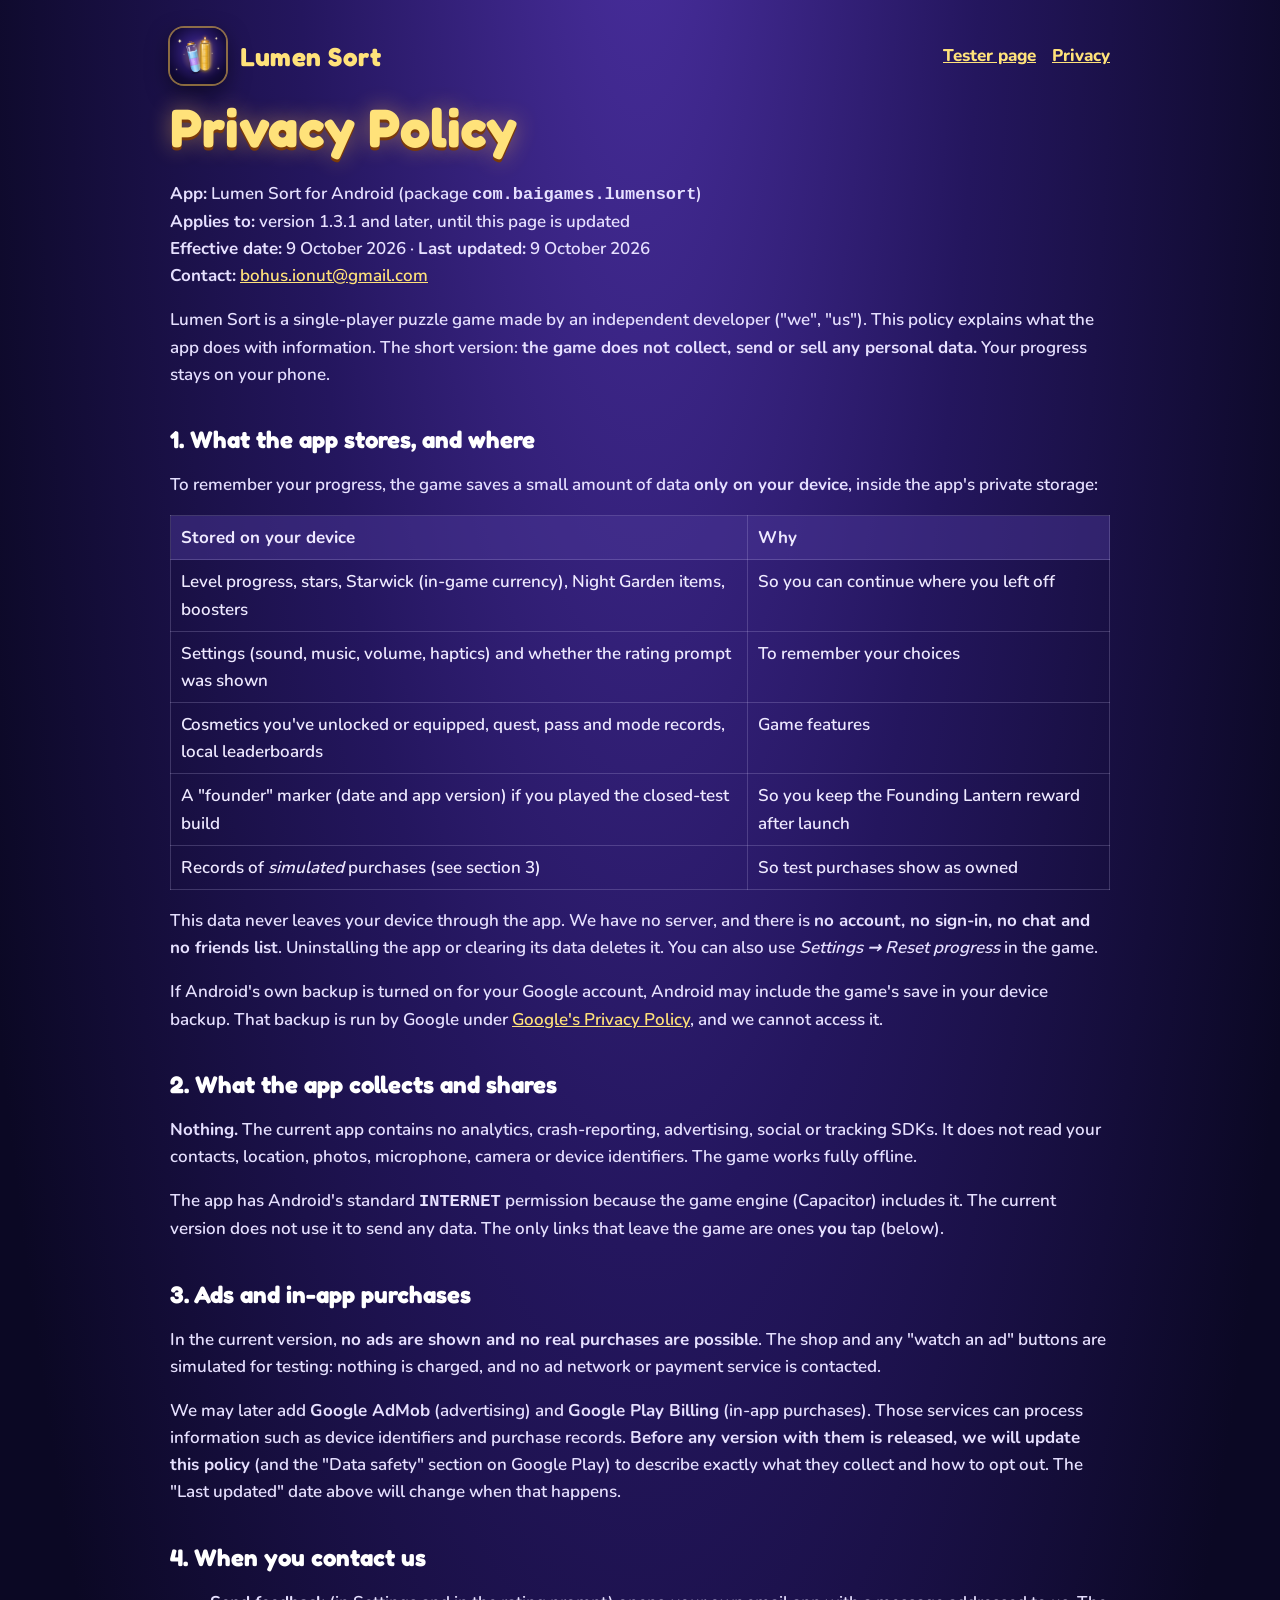
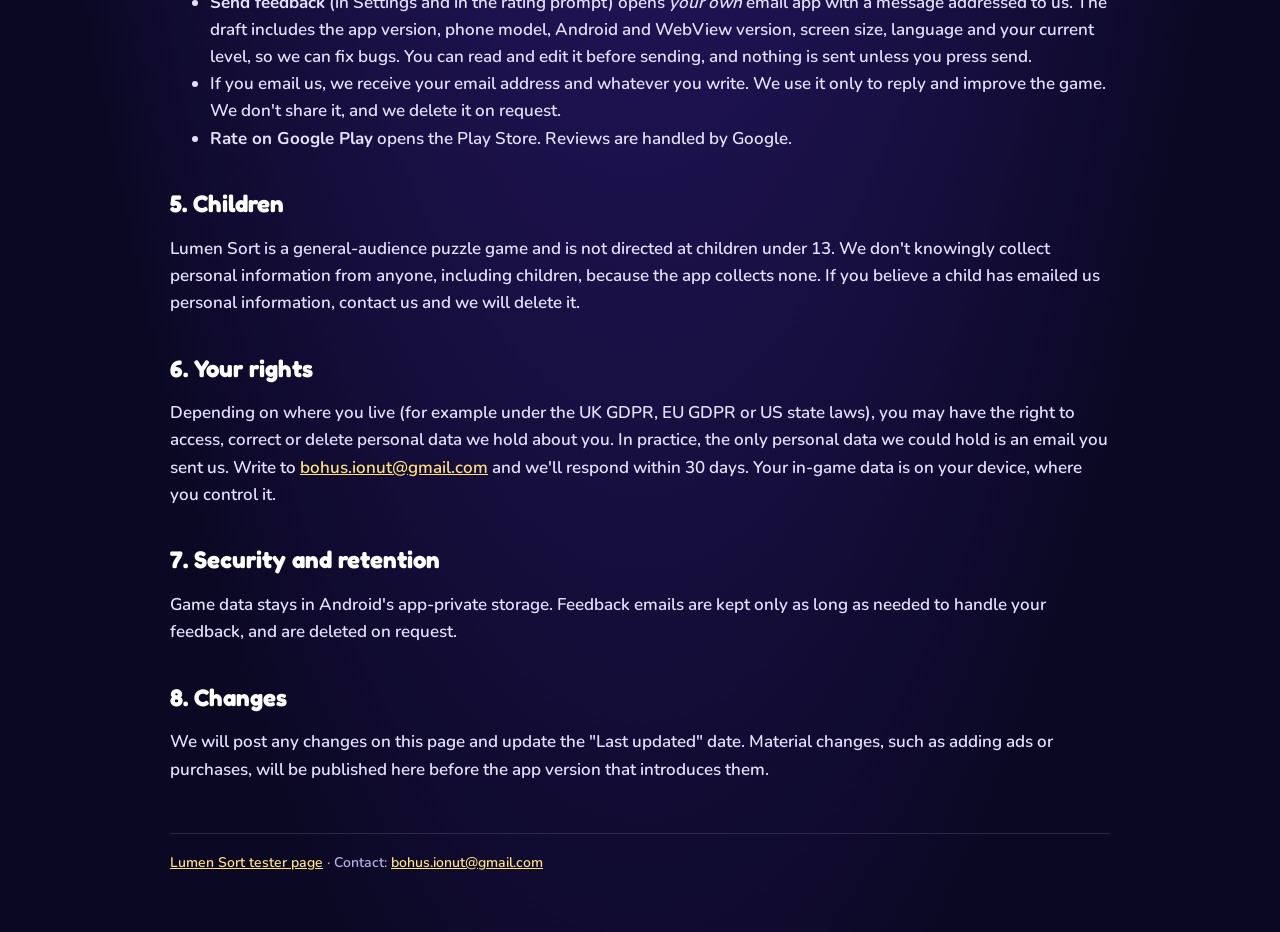
<file: privacy.html>
<!doctype html>
<html lang="en">
<head>
<meta charset="utf-8">
<meta name="viewport" content="width=device-width,initial-scale=1">
<title>Lumen Sort — Privacy Policy</title>
<meta name="description" content="Privacy policy for the Lumen Sort Android game (com.baigames.lumensort).">
<link rel="icon" href="assets/favicon-32.png">
<link rel="stylesheet" href="assets/site.css">
</head>
<body>
<div class="wrap policy">
  <header class="top"><img src="assets/icon-192.png" alt="Lumen Sort icon"><b>Lumen Sort</b>
    <nav><a href="index.html">Tester page</a><a href="privacy.html">Privacy</a></nav></header>

  <h1>Privacy Policy</h1>
  <p><b>App:</b> Lumen Sort for Android (package <code>com.baigames.lumensort</code>)<br>
  <b>Applies to:</b> version 1.3.1 and later, until this page is updated<br>
  <b>Effective date:</b> 9 October 2026 · <b>Last updated:</b> 9 October 2026<br>
  <b>Contact:</b> <a href="mailto:bohus.ionut@gmail.com">bohus.ionut@gmail.com</a></p>

  <p>Lumen Sort is a single-player puzzle game made by an independent developer ("we", "us"). This policy explains what the app does with information. The short version: <b>the game does not collect, send or sell any personal data.</b> Your progress stays on your phone.</p>

  <h2>1. What the app stores, and where</h2>
  <p>To remember your progress, the game saves a small amount of data <b>only on your device</b>, inside the app's private storage:</p>
  <table>
    <tr><th>Stored on your device</th><th>Why</th></tr>
    <tr><td>Level progress, stars, Starwick (in-game currency), Night Garden items, boosters</td><td>So you can continue where you left off</td></tr>
    <tr><td>Settings (sound, music, volume, haptics) and whether the rating prompt was shown</td><td>To remember your choices</td></tr>
    <tr><td>Cosmetics you've unlocked or equipped, quest, pass and mode records, local leaderboards</td><td>Game features</td></tr>
    <tr><td>A "founder" marker (date and app version) if you played the closed-test build</td><td>So you keep the Founding Lantern reward after launch</td></tr>
    <tr><td>Records of <i>simulated</i> purchases (see section 3)</td><td>So test purchases show as owned</td></tr>
  </table>
  <p>This data never leaves your device through the app. We have no server, and there is <b>no account, no sign-in, no chat and no friends list</b>. Uninstalling the app or clearing its data deletes it. You can also use <i>Settings → Reset progress</i> in the game.</p>
  <p>If Android's own backup is turned on for your Google account, Android may include the game's save in your device backup. That backup is run by Google under <a href="https://policies.google.com/privacy">Google's Privacy Policy</a>, and we cannot access it.</p>

  <h2>2. What the app collects and shares</h2>
  <p><b>Nothing.</b> The current app contains no analytics, crash-reporting, advertising, social or tracking SDKs. It does not read your contacts, location, photos, microphone, camera or device identifiers. The game works fully offline.</p>
  <p>The app has Android's standard <code>INTERNET</code> permission because the game engine (Capacitor) includes it. The current version does not use it to send any data. The only links that leave the game are ones <b>you</b> tap (below).</p>

  <h2>3. Ads and in-app purchases</h2>
  <p>In the current version, <b>no ads are shown and no real purchases are possible</b>. The shop and any "watch an ad" buttons are simulated for testing: nothing is charged, and no ad network or payment service is contacted.</p>
  <p>We may later add <b>Google AdMob</b> (advertising) and <b>Google Play Billing</b> (in-app purchases). Those services can process information such as device identifiers and purchase records. <b>Before any version with them is released, we will update this policy</b> (and the "Data safety" section on Google Play) to describe exactly what they collect and how to opt out. The "Last updated" date above will change when that happens.</p>

  <h2>4. When you contact us</h2>
  <ul>
    <li><b>Send feedback</b> (in Settings and in the rating prompt) opens <i>your own</i> email app with a message addressed to us. The draft includes the app version, phone model, Android and WebView version, screen size, language and your current level, so we can fix bugs. You can read and edit it before sending, and nothing is sent unless you press send.</li>
    <li>If you email us, we receive your email address and whatever you write. We use it only to reply and improve the game. We don't share it, and we delete it on request.</li>
    <li><b>Rate on Google Play</b> opens the Play Store. Reviews are handled by Google.</li>
  </ul>

  <h2>5. Children</h2>
  <p>Lumen Sort is a general-audience puzzle game and is not directed at children under 13. We don't knowingly collect personal information from anyone, including children, because the app collects none. If you believe a child has emailed us personal information, contact us and we will delete it.</p>

  <h2>6. Your rights</h2>
  <p>Depending on where you live (for example under the UK GDPR, EU GDPR or US state laws), you may have the right to access, correct or delete personal data we hold about you. In practice, the only personal data we could hold is an email you sent us. Write to <a href="mailto:bohus.ionut@gmail.com">bohus.ionut@gmail.com</a> and we'll respond within 30 days. Your in-game data is on your device, where you control it.</p>

  <h2>7. Security and retention</h2>
  <p>Game data stays in Android's app-private storage. Feedback emails are kept only as long as needed to handle your feedback, and are deleted on request.</p>

  <h2>8. Changes</h2>
  <p>We will post any changes on this page and update the "Last updated" date. Material changes, such as adding ads or purchases, will be published here before the app version that introduces them.</p>

  <footer><a href="index.html">Lumen Sort tester page</a> · Contact: <a href="mailto:bohus.ionut@gmail.com">bohus.ionut@gmail.com</a></footer>
</div>
</body>
</html>
</file>
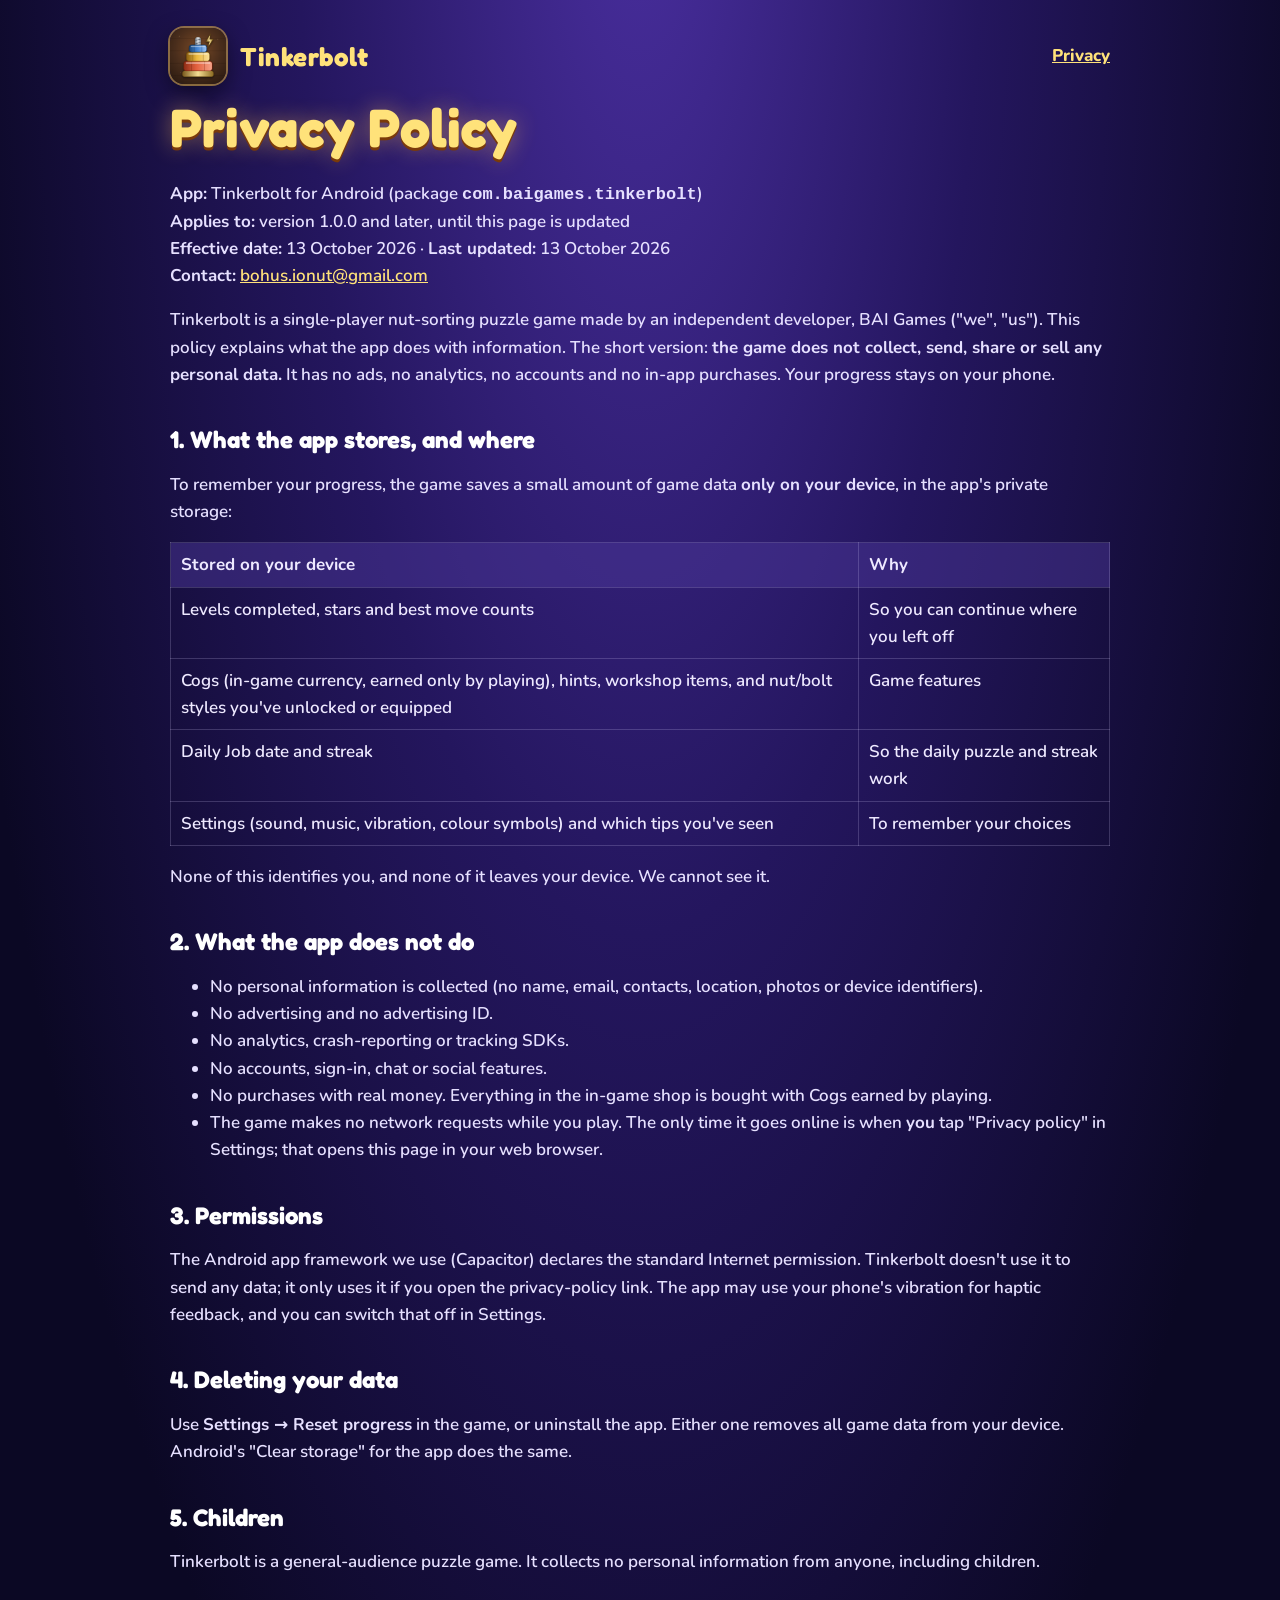
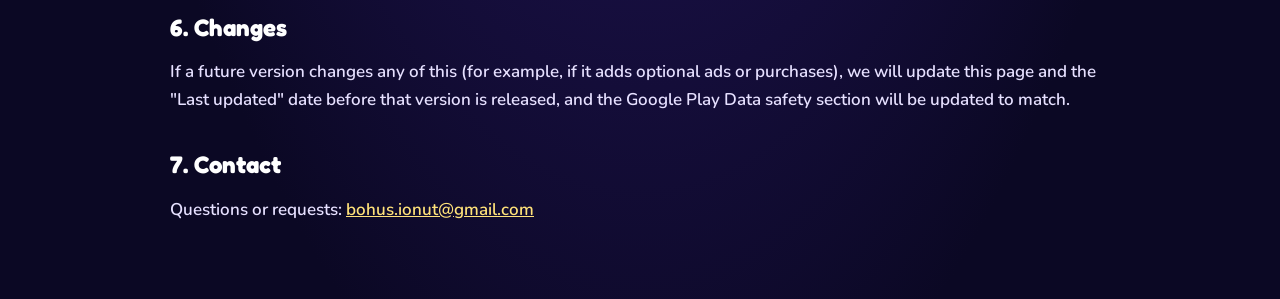
<file: tinkerbolt-privacy.html>
<!doctype html>
<html lang="en">
<head>
<meta charset="utf-8">
<meta name="viewport" content="width=device-width,initial-scale=1">
<title>Tinkerbolt — Privacy Policy</title>
<meta name="description" content="Privacy policy for the Tinkerbolt Android game (com.baigames.tinkerbolt).">
<link rel="icon" href="assets/tinkerbolt-icon-192.png">
<link rel="stylesheet" href="assets/site.css">
</head>
<body>
<div class="wrap policy">
  <header class="top"><img src="assets/tinkerbolt-icon-192.png" alt="Tinkerbolt icon"><b>Tinkerbolt</b>
    <nav><a href="tinkerbolt-privacy.html">Privacy</a></nav></header>

  <h1>Privacy Policy</h1>
  <p><b>App:</b> Tinkerbolt for Android (package <code>com.baigames.tinkerbolt</code>)<br>
  <b>Applies to:</b> version 1.0.0 and later, until this page is updated<br>
  <b>Effective date:</b> 13 October 2026 · <b>Last updated:</b> 13 October 2026<br>
  <b>Contact:</b> <a href="mailto:bohus.ionut@gmail.com">bohus.ionut@gmail.com</a></p>

  <p>Tinkerbolt is a single-player nut-sorting puzzle game made by an independent developer, BAI Games ("we", "us"). This policy explains what the app does with information. The short version: <b>the game does not collect, send, share or sell any personal data.</b> It has no ads, no analytics, no accounts and no in-app purchases. Your progress stays on your phone.</p>

  <h2>1. What the app stores, and where</h2>
  <p>To remember your progress, the game saves a small amount of game data <b>only on your device</b>, in the app's private storage:</p>
  <table>
    <tr><th>Stored on your device</th><th>Why</th></tr>
    <tr><td>Levels completed, stars and best move counts</td><td>So you can continue where you left off</td></tr>
    <tr><td>Cogs (in-game currency, earned only by playing), hints, workshop items, and nut/bolt styles you've unlocked or equipped</td><td>Game features</td></tr>
    <tr><td>Daily Job date and streak</td><td>So the daily puzzle and streak work</td></tr>
    <tr><td>Settings (sound, music, vibration, colour symbols) and which tips you've seen</td><td>To remember your choices</td></tr>
  </table>
  <p>None of this identifies you, and none of it leaves your device. We cannot see it.</p>

  <h2>2. What the app does not do</h2>
  <ul>
    <li>No personal information is collected (no name, email, contacts, location, photos or device identifiers).</li>
    <li>No advertising and no advertising ID.</li>
    <li>No analytics, crash-reporting or tracking SDKs.</li>
    <li>No accounts, sign-in, chat or social features.</li>
    <li>No purchases with real money. Everything in the in-game shop is bought with Cogs earned by playing.</li>
    <li>The game makes no network requests while you play. The only time it goes online is when <b>you</b> tap "Privacy policy" in Settings; that opens this page in your web browser.</li>
  </ul>

  <h2>3. Permissions</h2>
  <p>The Android app framework we use (Capacitor) declares the standard Internet permission. Tinkerbolt doesn't use it to send any data; it only uses it if you open the privacy-policy link. The app may use your phone's vibration for haptic feedback, and you can switch that off in Settings.</p>

  <h2>4. Deleting your data</h2>
  <p>Use <b>Settings → Reset progress</b> in the game, or uninstall the app. Either one removes all game data from your device. Android's "Clear storage" for the app does the same.</p>

  <h2>5. Children</h2>
  <p>Tinkerbolt is a general-audience puzzle game. It collects no personal information from anyone, including children.</p>

  <h2>6. Changes</h2>
  <p>If a future version changes any of this (for example, if it adds optional ads or purchases), we will update this page and the "Last updated" date before that version is released, and the Google Play Data safety section will be updated to match.</p>

  <h2>7. Contact</h2>
  <p>Questions or requests: <a href="mailto:bohus.ionut@gmail.com">bohus.ionut@gmail.com</a></p>
</div>
</body>
</html>
</file>
<file: assets/site.css>
@font-face{font-family:Fredoka;src:url(fonts/fredoka-latin.woff2) format("woff2");font-weight:300 700;font-display:swap}
@font-face{font-family:Nunito;src:url(fonts/nunito-latin.woff2) format("woff2");font-weight:200 1000;font-display:swap}
:root{--gold:#FFC94D;--gold2:#FFE27A;--teal:#3FE0C8;--lav:#D9D2FF;--ink:#0B0824;--card:rgba(42,29,94,.72)}
*{box-sizing:border-box}
html{background:var(--ink)}
body{margin:0;font:600 17px/1.6 Nunito,system-ui,sans-serif;color:#EEE9FF;background:radial-gradient(ellipse at 50% -10%,#4A2FA0 0%,#24165E 38%,#0B0824 78%) no-repeat;min-height:100vh}
a{color:var(--gold2)}
.wrap{max-width:980px;margin:0 auto;padding:28px 20px 60px}
header.top{display:flex;align-items:center;gap:14px;margin-bottom:12px}
header.top img{width:56px;height:56px;border-radius:14px;box-shadow:0 0 0 2px rgba(255,201,77,.5),0 8px 22px rgba(0,0,0,.5)}
header.top b{font:700 26px Fredoka,sans-serif;color:var(--gold2);letter-spacing:.02em}
header.top nav{margin-left:auto;display:flex;gap:16px;font-weight:800}
h1,h2,h3{font-family:Fredoka,sans-serif;line-height:1.15;margin:0 0 .4em}
h1{font-size:clamp(34px,6vw,54px);color:var(--gold2);text-shadow:0 3px 0 #7A3A0A,0 0 22px rgba(255,190,80,.45)}
h2{font-size:30px;color:#fff;margin-top:1.6em}
h3{font-size:21px;color:var(--gold2)}
.lead{font-size:20px;color:var(--lav)}
.hero{display:grid;grid-template-columns:1.2fr .8fr;gap:30px;align-items:center;margin-top:18px}
.hero video{width:100%;max-width:320px;justify-self:center;border-radius:26px;border:5px solid #1A1048;box-shadow:0 0 0 2px rgba(255,201,77,.55),0 18px 40px rgba(0,0,0,.55)}
.chip{display:inline-block;padding:6px 14px;border-radius:999px;border:1.5px solid rgba(255,201,77,.6);background:rgba(40,24,90,.7);color:#FFE7A6;font-weight:900;font-size:13px;letter-spacing:.06em}
.steps{display:grid;grid-template-columns:repeat(3,1fr);gap:16px;margin-top:10px}
.card{background:var(--card);border:1px solid rgba(217,210,255,.18);border-radius:22px;padding:20px;box-shadow:0 10px 30px rgba(0,0,0,.35)}
.num{display:inline-grid;place-items:center;width:42px;height:42px;border-radius:50%;background:linear-gradient(180deg,#FFE27A,#FFB03A);color:#5A2A00;font:700 22px Fredoka,sans-serif;box-shadow:0 3px 0 #9A4A0A;margin-bottom:8px}
.btn{display:inline-block;margin-top:10px;padding:12px 20px;border-radius:16px;font:700 18px Fredoka,sans-serif;text-decoration:none;color:#5A2A00;background:linear-gradient(180deg,#FFE27A,#FFB03A);box-shadow:0 4px 0 #9A4A0A,0 10px 20px rgba(0,0,0,.3)}
.btn.teal{color:#053B35;background:linear-gradient(180deg,#9CFFF0,#3FE0C8);box-shadow:0 4px 0 #0E6A5E,0 10px 20px rgba(0,0,0,.3)}
.btn.off{filter:grayscale(.8);opacity:.6;pointer-events:none}
.soon{display:block;margin-top:8px;font-size:14px;color:#B9AEE8}
.gallery{display:flex;gap:14px;overflow-x:auto;padding:6px 2px 16px;scroll-snap-type:x mandatory}
.gallery img{height:420px;border-radius:18px;scroll-snap-align:start;box-shadow:0 10px 26px rgba(0,0,0,.45)}
.reward{display:grid;grid-template-columns:auto 1fr;gap:18px;align-items:center}
.reward .badge{font-size:56px}
ul.ticks{padding-left:1.2em}
ul.ticks li{margin:.3em 0}
footer{margin-top:50px;padding-top:18px;border-top:1px solid rgba(217,210,255,.15);font-size:14px;color:#B9AEE8}
.policy h2{font-size:24px}
.policy p,.policy li{color:#E6E0FF}
.policy table{border-collapse:collapse;width:100%;margin:.6em 0}
.policy td,.policy th{border:1px solid rgba(217,210,255,.2);padding:8px 10px;text-align:left;vertical-align:top}
.policy th{background:rgba(74,55,150,.5)}
@media (max-width:760px){.hero{grid-template-columns:1fr}.steps{grid-template-columns:1fr}.gallery img{height:340px}header.top nav{gap:10px;font-size:15px}}
</file>
